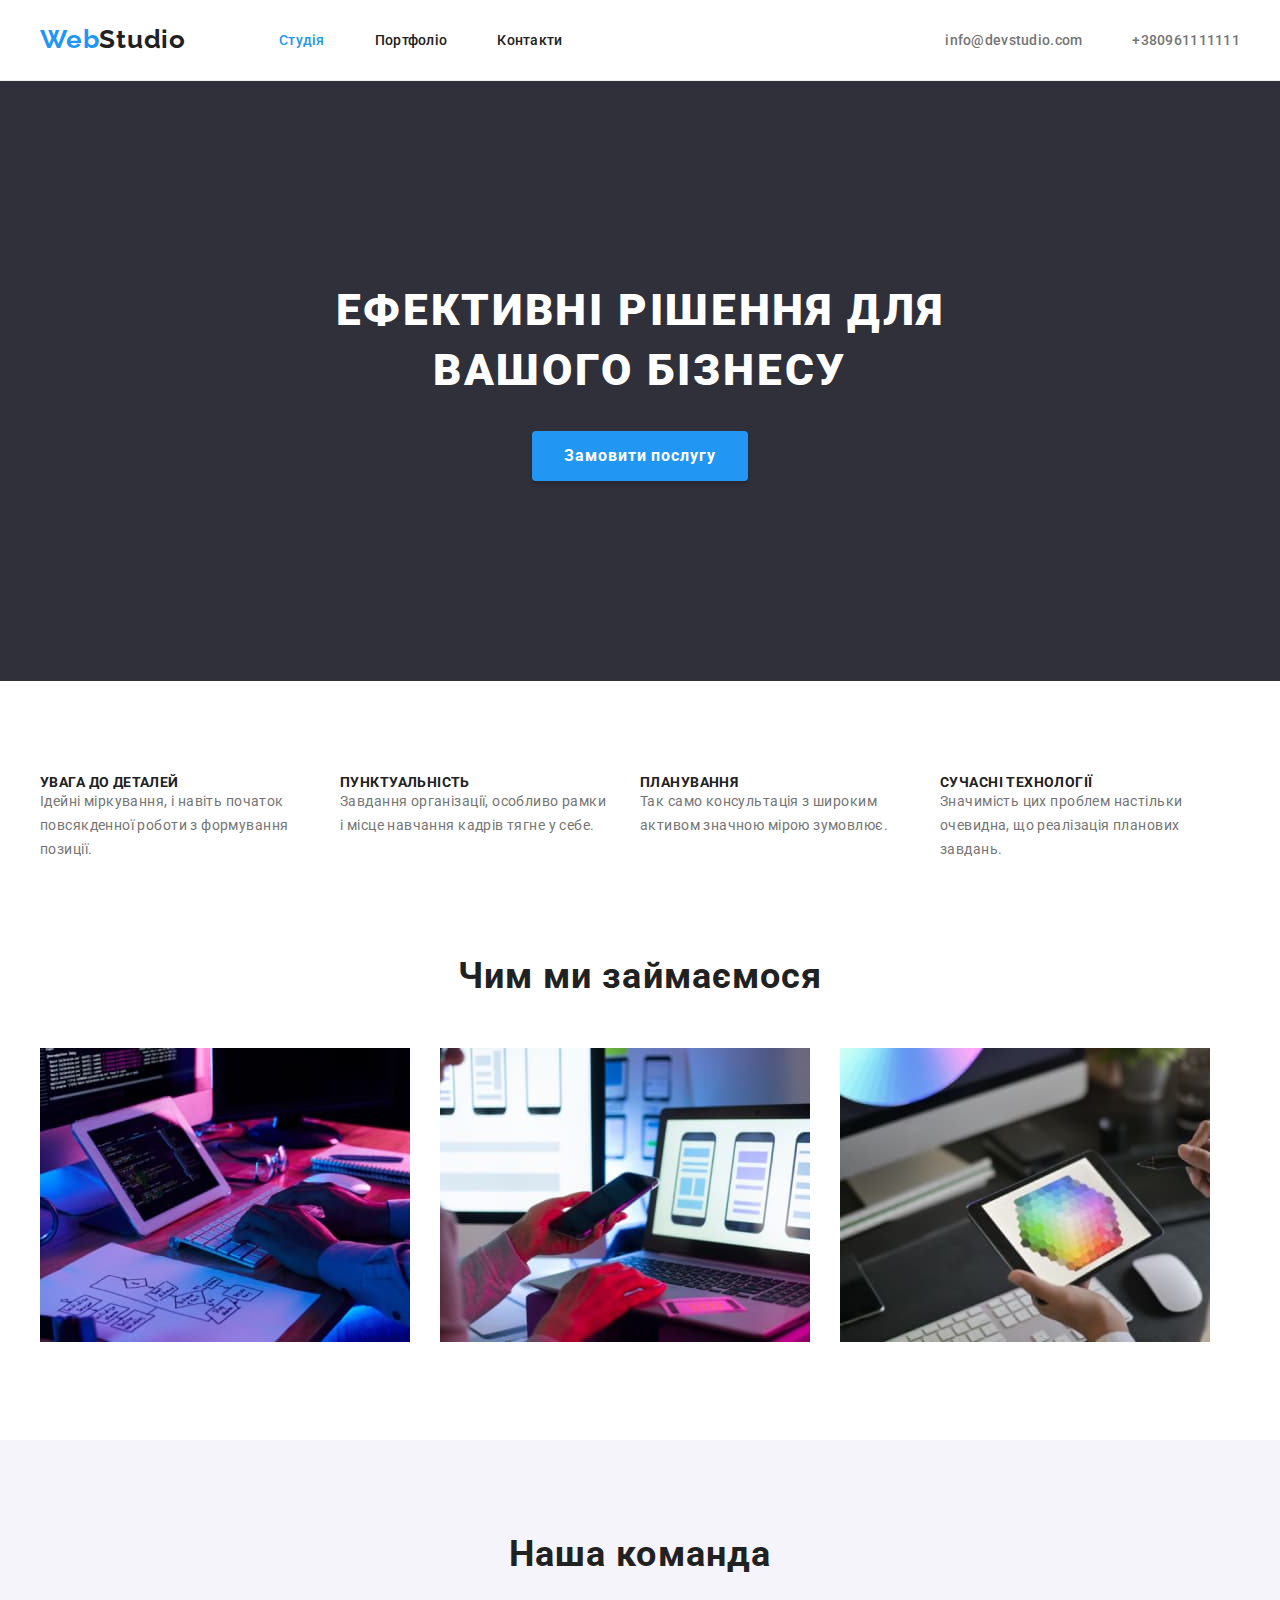
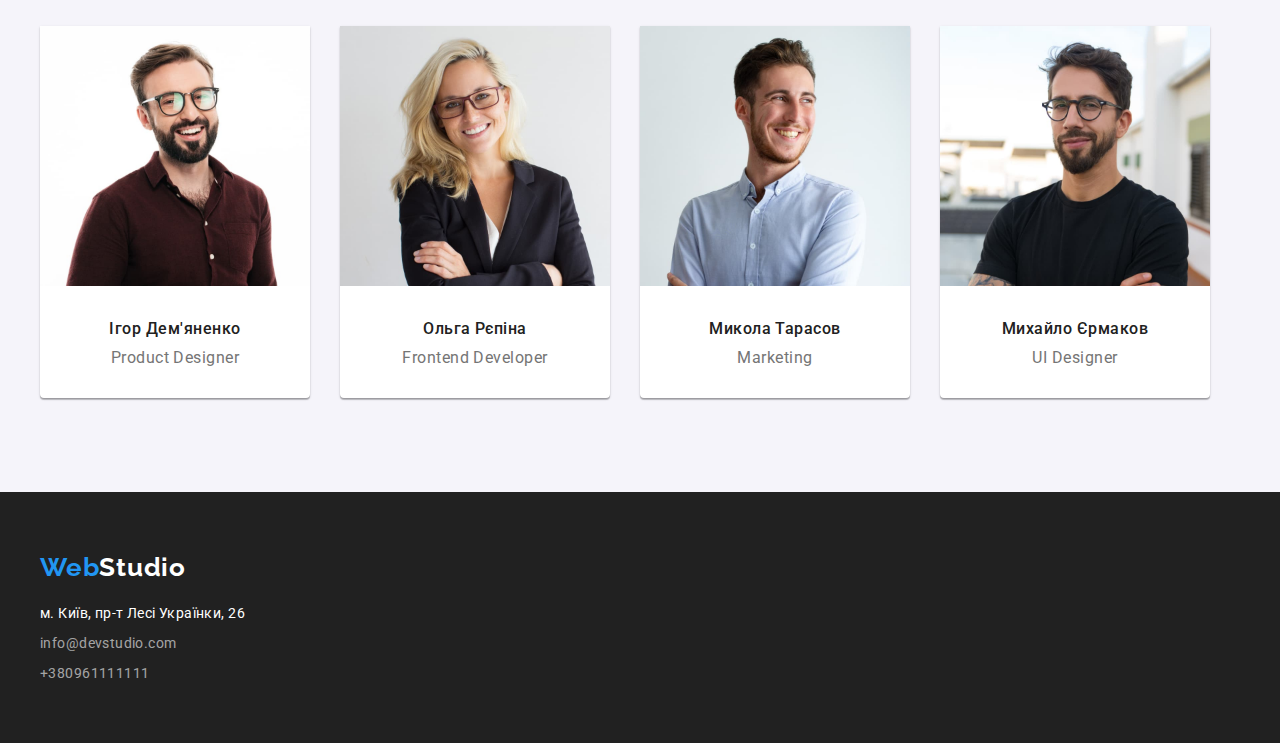
<file: index.html>
<!DOCTYPE html>
<html lang="uk">
  <head>
    <meta charset="UTF-8" />
    <meta http-equiv="X-UA-Compatible" content="IE=edge" />
    <meta name="viewport" content="width=device-width, initial-scale=1.0" />
    <title>Document</title>
    <link rel="preconnect" href="https://fonts.googleapis.com" />
    <link rel="preconnect" href="https://fonts.gstatic.com" crossorigin />
    <link
      rel="stylesheet"
      href="https://cdnjs.cloudflare.com/ajax/libs/modern-normalize/1.1.0/modern-normalize.min.css"
      integrity="sha512-wpPYUAdjBVSE4KJnH1VR1HeZfpl1ub8YT/NKx4PuQ5NmX2tKuGu6U/JRp5y+Y8XG2tV+wKQpNHVUX03MfMFn9Q=="
      crossorigin="anonymous"
      referrerpolicy="no-referrer"
    />
    <link
      href="https://fonts.googleapis.com/css2?family=Raleway:wght@700&family=Roboto:wght@400;500;700;900&display=swap"
      rel="stylesheet"
    />
    <link rel="stylesheet" href="./css/style.css" />
  </head>
  <body>
    <header class="header">
      <div class="container flex">
        <a class="logo" href="./index.html" target="blank"><span class="web">Web</span>Studio </a>
        <nav class="navigation">
          <ul class="site-nav">
            <li><a class="site-nav-link active" href="./index.html">Студія</a></li>
            <li><a class="site-nav-link" href="./portfolio.html">Портфоліо</a></li>
            <li><a class="site-nav-link" href="#">Контакти</a></li>
          </ul>
        </nav>
        <ul class="contacts">
          <li><a class="contact" href="mailto:info@devstudio.com">info@devstudio.com</a></li>
          <li><a class="contact" href="tel:380961111111">+380961111111</a></li>
        </ul>
      </div>
    </header>
    <main>
      <section class="bisnes">
        <div class="container">
          <h1 class="bisnes-title">Ефективні рішення для вашого бізнесу</h1>
          <button type="button" class="bisnes-button">Замовити послугу</button>
        </div>
      </section>
      <section class="advan section">
        <div class="container">
          <h2 class="hidden">Наші переваги</h2>
          <ul class="advan-list">
            <li class="advan-item">
              <h3 class="advan-title">УВАГА ДО ДЕТАЛЕЙ</h3>
              <p class="advan-text">
                Ідейні міркування, і навіть початок повсякденної роботи з формування позиції.
              </p>
            </li>
            <li class="advan-item">
              <h3 class="advan-title">ПУНКТУАЛЬНІСТЬ</h3>
              <p class="advan-text">
                Завдання організації, особливо рамки і місце навчання кадрів тягне у себе.
              </p>
            </li>
            <li class="advan-item">
              <h3 class="advan-title">ПЛАНУВАННЯ</h3>
              <p class="advan-text">
                Так само консультація з широким активом значною мірою зумовлює.
              </p>
            </li>
            <li class="advan-item">
              <h3 class="advan-title">СУЧАСНІ ТЕХНОЛОГІЇ</h3>
              <p class="advan-text">
                Значимість цих проблем настільки очевидна, що реалізація планових завдань.
              </p>
            </li>
          </ul>
        </div>
      </section>
      <section class="work section">
        <div class="container">
          <h2 class="work-title">Чим ми займаємося</h2>
          <ul class="work-list">
            <li class="work-item">
              <img src="./images/comp.jpg" alt="software-for-computers" width="370" height="294" />
            </li>
            <li class="work-item">
              <img
                src="./images/mob.jpg"
                alt="programs-for-mobile-devices"
                width="370"
                height="294"
              />
            </li>
            <li class="work-item">
              <img src="./images/desng.jpg" alt="web-ui-designers" width="370" height="294" />
            </li>
          </ul>
        </div>
      </section>
      <section class="command section">
        <div class="container">
          <h2 class="command-title">Наша команда</h2>
          <ul class="command-list">
            <li class="command-card">
              <img
                class="command-img"
                src="./images/ihor.jpg"
                alt="product-dsigner"
                width="270"
                height="260"
              />
              <h3 class="command-people">Ігор Дем'яненко</h3>
              <p class="command-position">Product Designer</p>
            </li>
            <li class="command-card">
              <img
                class="command-img"
                src="./images/olga.jpg"
                alt="frontend-developer"
                width="270"
                height="260"
              />
              <h3 class="command-people">Ольга Рєпіна</h3>
              <p class="command-position">Frontend Developer</p>
            </li>
            <li class="command-card">
              <img
                class="command-img"
                src="./images/mykola.jpg"
                alt="marketing"
                width="270"
                height="260"
              />
              <h3 class="command-people">Микола Тарасов</h3>
              <p class="command-position">Marketing</p>
            </li>
            <li class="command-card">
              <img
                class="command-img"
                src="./images/mykhaylo.jpg"
                alt="ui-designer"
                width="270"
                height="260"
              />
              <h3 class="command-people">Михайло Єрмаков</h3>
              <p class="command-position">UI Designer</p>
            </li>
          </ul>
        </div>
      </section>
    </main>
    <footer class="end">
      <div class="container foot">
        <a class="end-logo" href="#"> <span class="web">Web</span>Studio</a>
        <address>
          <ul>
            <li class="cont-ft">
              <a
                class="map"
                href="https://www.google.com/maps/place/%D0%B1%D1%83%D0%BB.+%D0%9B%D0%B5%D1%81%D0%B8+%D0%A3%D0%BA%D1%80%D0%B0%D0%B8%D0%BD%D0%BA%D0%B8,+26,+%D0%9A%D0%B8%D0%B5%D0%B2,+02000/@50.4265807,30.5383858,17z/data=!4m13!1m7!3m6!1s0x40d4cf0e033ecbe9:0x57a4dffefec77da0!2z0LHRg9C7LiDQm9C10YHQuCDQo9C60YDQsNC40L3QutC4LCAyNiwg0JrQuNC10LIsIDAyMDAw!3b1!8m2!3d50.4265807!4d30.5383858!3m4!1s0x40d4cf0e033ecbe9:0x57a4dffefec77da0!8m2!3d50.4265807!4d30.5383858"
                target="_blank"
                rel="noopener noreferrer"
              >
                м. Київ, пр-т Лесі Українки, 26</a
              >
            </li>
            <li class="cont-ft">
              <a class="contact-footer" href="mailto:info@devstudio.com">info@devstudio.com</a>
            </li>
            <li class="cont-ft">
              <a class="contact-footer" href="tel:380961111111">+380961111111</a>
            </li>
          </ul>
        </address>
      </div>
    </footer>
  </body>
</html>
</file>
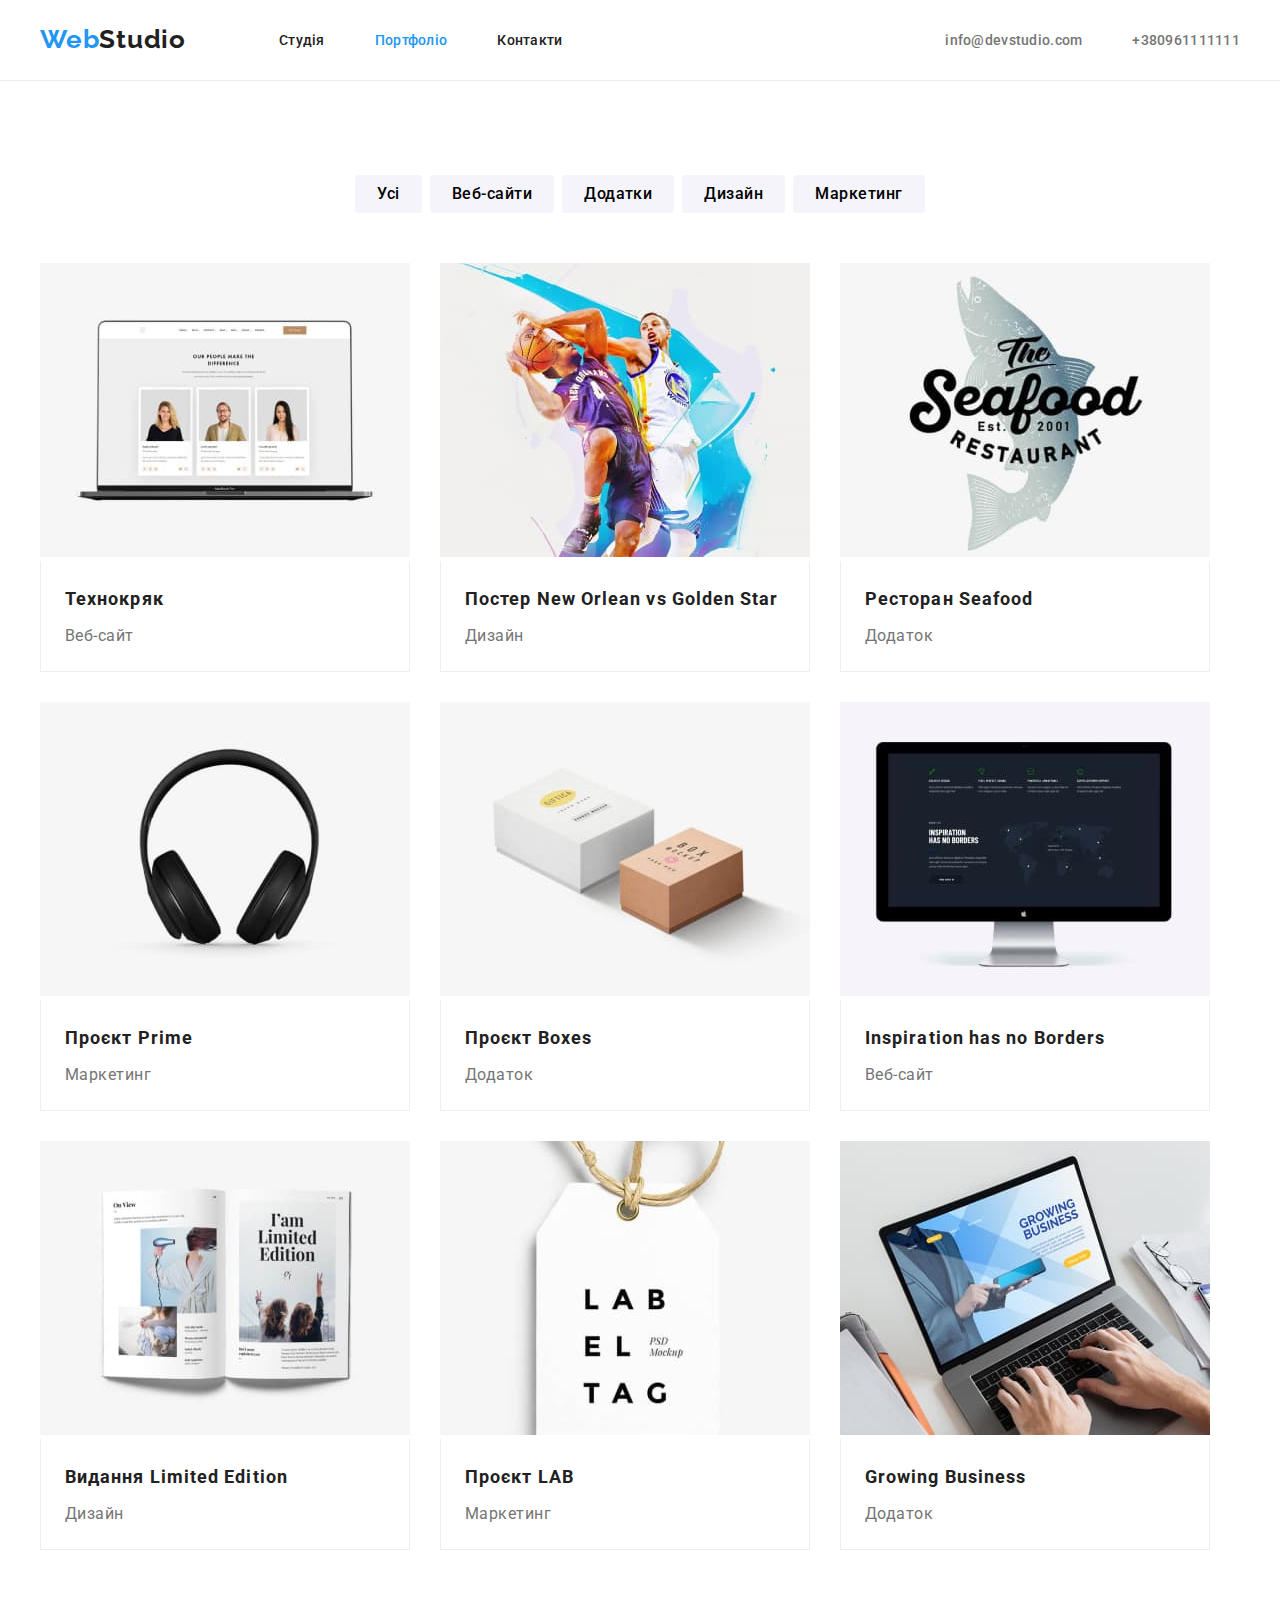
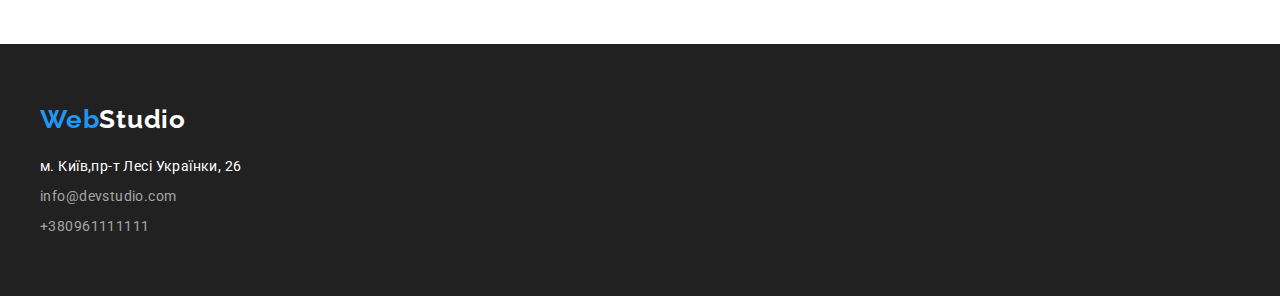
<file: portfolio.html>
<!DOCTYPE html>
<html lang="uk">
  <head>
    <meta charset="UTF-8" />
    <meta http-equiv="X-UA-Compatible" content="IE=edge" />
    <meta name="viewport" content="width=device-width, initial-scale=1.0" />
    <title>Document</title>
    <link rel="preconnect" href="https://fonts.googleapis.com" />
    <link rel="preconnect" href="https://fonts.gstatic.com" crossorigin />
    <link
      rel="stylesheet"
      href="https://cdnjs.cloudflare.com/ajax/libs/modern-normalize/1.1.0/modern-normalize.min.css"
      integrity="sha512-wpPYUAdjBVSE4KJnH1VR1HeZfpl1ub8YT/NKx4PuQ5NmX2tKuGu6U/JRp5y+Y8XG2tV+wKQpNHVUX03MfMFn9Q=="
      crossorigin="anonymous"
      referrerpolicy="no-referrer"
    />
    <link
      href="https://fonts.googleapis.com/css2?family=Raleway:wght@700&family=Roboto:wght@400;500;700;900&display=swap"
      rel="stylesheet"
    />
    <link rel="stylesheet" href="./css/style.css" />
  </head>
  <body>
    <header class="header">
      <div class="container flex">
        <a class="logo" href="./index.html" target="blank"><span class="web">Web</span>Studio </a>
        <nav class="navigation">
          <ul class="site-nav">
            <li><a class="site-nav-link" href="./index.html">Студія</a></li>
            <li><a class="site-nav-link active" href="./portfolio.html">Портфоліо</a></li>
            <li><a class="site-nav-link" href="#">Контакти</a></li>
          </ul>
        </nav>
        <ul class="contacts">
          <li><a class="contact" href="mailto:info@devstudio.com">info@devstudio.com</a></li>
          <li><a class="contact" href="tel:380961111111">+380961111111</a></li>
        </ul>
      </div>
    </header>

    <main>
      <section class="portfolio section">
        <div class="container">
          <h1 class="hidden">Photo</h1>
          <ul class="portfolio-nav">
            <li>
              <button class="nav-button" type="button">Усі</button>
            </li>
            <li>
              <button class="nav-button" type="button">Веб-сайти</button>
            </li>
            <li>
              <button class="nav-button" type="button">Додатки</button>
            </li>
            <li>
              <button class="nav-button" type="button">Дизайн</button>
            </li>
            <li>
              <button class="nav-button" type="button">Маркетинг</button>
            </li>
          </ul>
          <ul class="portfolio-photo">
            <li class="card">
              <a class="photo-link" href="#">
                <img src="./images/portfolio1.jpg" alt="Технокряк" width="370" />
                <div class="card-info">
                  <h2 class="photo-name">Технокряк</h2>
                  <p class="photo-text">Веб-сайт</p>
                </div>
              </a>
            </li>
            <li class="card">
              <a class="photo-link" href="#">
                <img
                  class="photo-line"
                  src="./images/portfolio2.jpg"
                  alt="Постер New Orlean vs Golden Star"
                  width="370"
                />
                <div class="card-info">
                  <h2 class="photo-name">Постер New Orlean vs Golden Star</h2>
                  <p class="photo-text">Дизайн</p>
                </div>
              </a>
            </li>
            <li class="card">
              <img src="./images/portfolio3.jpg" alt="Ресторан Seafood" width="370" />
              <div class="card-info">
                <h2 class="photo-name">Ресторан Seafood</h2>
                <p class="photo-text">Додаток</p>
              </div>
            </li>
            <li class="card">
              <a class="photo-link" href="#">
                <img src="./images/portfolio4.jpg" alt="Проєкт Prime" width="370" />
                <div class="card-info">
                  <h2 class="photo-name">Проєкт Prime</h2>
                  <p class="photo-text">Маркетинг</p>
                </div>
              </a>
            </li>
            <li class="card">
              <a class="photo-link" href="#">
                <img src="./images/portfolio5.jpg" alt="Проєкт Boxes" width="370" />
                <div class="card-info">
                  <h2 class="photo-name">Проєкт Boxes</h2>
                  <p class="photo-text">Додаток</p>
                </div>
              </a>
            </li>
            <li class="card">
              <a class="photo-link" href="#">
                <img src="./images/portfolio6.jpg" alt="Inspiration has no Borders" width="370" />
                <div class="card-info">
                  <h2 class="photo-name">Inspiration has no Borders</h2>
                  <p class="photo-text">Веб-сайт</p>
                </div>
              </a>
            </li>
            <li class="card">
              <a class="photo-link" href="#">
                <img src="./images/portfolio7.jpg" alt="Видання Limited Edition" width="370" />
                <div class="card-info">
                  <h2 class="photo-name">Видання Limited Edition</h2>
                  <p class="photo-text">Дизайн</p>
                </div>
              </a>
            </li>
            <li class="card">
              <a class="photo-link" href="#">
                <img src="./images/portfolio8.jpg" alt="Проєкт LAB" width="370" />
                <div class="card-info">
                  <h2 class="photo-name">Проєкт LAB</h2>
                  <p class="photo-text">Маркетинг</p>
                </div>
              </a>
            </li>
            <li class="card">
              <a class="photo-link" href="#">
                <img src="./images/portfolio9.jpg" alt="Growing Business" width="370" />
                <div class="card-info">
                  <h2 class="photo-name">Growing Business</h2>
                  <p class="photo-text">Додаток</p>
                </div>
              </a>
            </li>
          </ul>
        </div>
      </section>
    </main>

    <footer class="end">
      <div class="container foot">
        <a class="end-logo" href="#"> <span class="web">Web</span>Studio</a>
        <address>
          <ul>
            <li class="cont-ft">
              <a
                class="map"
                href="https://www.google.com/maps/place/%D0%B1%D1%83%D0%BB.+%D0%9B%D0%B5%D1%81%D0%B8+%D0%A3%D0%BA%D1%80%D0%B0%D0%B8%D0%BD%D0%BA%D0%B8,+26,+%D0%9A%D0%B8%D0%B5%D0%B2,+02000/@50.4265807,30.5383858,17z/data=!4m13!1m7!3m6!1s0x40d4cf0e033ecbe9:0x57a4dffefec77da0!2z0LHRg9C7LiDQm9C10YHQuCDQo9C60YDQsNC40L3QutC4LCAyNiwg0JrQuNC10LIsIDAyMDAw!3b1!8m2!3d50.4265807!4d30.5383858!3m4!1s0x40d4cf0e033ecbe9:0x57a4dffefec77da0!8m2!3d50.4265807!4d30.5383858"
                target="_blank"
                rel="noopener noreferrer"
              >
                м. Київ,пр-т Лесі Українки, 26</a
              >
            </li>
            <li class="cont-ft">
              <a class="contact-footer" href="mailto:info@devstudio.com">info@devstudio.com</a>
            </li>
            <li class="cont-ft">
              <a class="contact-footer" href="tel:380961111111">+380961111111</a>
            </li>
          </ul>
        </address>
      </div>
    </footer>
  </body>
</html>
</file>
<file: css/style.css>
:root{
    --primary-text-color: #F5F5F5;
    --titile-text-color:#212121;
    --accent-color: #2196F3;
    --text-color: #757575;
    --background-color:#2F303A;
    --accent-white-color:#FFFFFF;
    --background-button: #F5F4FA;
    --contact-color:rgba(255, 255, 255, 0.6);
    --color-bottom:#ECECEC;
    --color-card-info:#EEEEEE;
    --color-active-button:#188CE8;

}
/*цвет основного текста #212121*/
/*вторичный цвет текста #757575*/
/*акцент цвет #2196F3*/
/* черный цвет фона #2F303A */

body{ 
   font-family: 'Roboto', sans-serif;
   color: var(--titile-text-color);
   margin: 0;
   
}
h1,h2,h3,h4,h5,h6,p,ul,ol,li{
    margin: 0 ;
    padding: 0 ;
}

ul,
ol{
    list-style: none;
    
}

.container{
    max-width: 1200px;
    padding: 0 15px;
    margin: 0 auto;
  
}
.section{
    padding-top: 94px;
    padding-bottom: 94px;
}



/* header */
.header{
    border-bottom: 1px solid var(--color-bottom)
    
}

.flex{
display: flex;
align-items: center;
}

/* site nav */

.logo{
font-family: 'Raleway';
    font-style: normal;
    font-weight: 700;
    font-size: 26px;
    line-height: 1.19;
    letter-spacing: 0.03em;
    color: var(--titile-text-color);
    text-decoration: none;
    padding: 24px 0px 25px 0px;

 }

.web{
    color: var(--accent-color);
    font-size: 26px;
   
}

.navigation{
    margin-left: 93px ;
    margin-right: auto;
}
.site-nav{
    list-style: none;
    display: flex;
    gap: 50px;
}
.site-nav-link{
    color: var(--titile-text-color);
        font-weight: 500;
        font-size: 14px;
        line-height: 1.14;
        letter-spacing: 0.02em;
        text-decoration: none;
        
}
.site-nav-link:focus,
.site-nav-link:hover
{
    color: var(--accent-color);}

.contacts{
    list-style: none;
    display: flex;
        gap: 50px;
}
.contact{
font-weight: 500;
    font-size: 14px;
    line-height: 1.14;
    letter-spacing: 0.02em;
    color: var(--text-color);
    text-decoration: none;
    font-style: normal;
   
}
.contact:focus,
.contact:hover
{
    color: var(--accent-color);
    }
/* bisness section */
.bisnes{
    background-color:  var(--background-color);
    padding: 200px 0;
    text-align: center;
   
}


/* button */
.bisnes-button{
    font-family: 'Roboto';
        font-style: normal;
        font-weight: 700;
        font-size: 16px;
        line-height: 1.87;
        align-items: center;
        text-align: center;
        letter-spacing: 0.06em;
        color: var(--accent-white-color);
        background-color: var(--accent-color) ;
        box-shadow: 0px 4px 4px rgba(0, 0, 0, 0.15);
        border-radius: 4px;
        border: none;
        padding: 10px 32px;
        cursor: pointer;
                  
}

.bisnes-button:hover,
.bisnes-button:focus
{
background-color: var(--color-active-button) ;
}

.bisnes-title{
        font-weight: 900;
        font-size: 44px;
        line-height: 1.36;
        text-align: center;
        letter-spacing: 0.06em;
        text-transform: uppercase;
        color: var(--accent-white-color);
        margin: 0 auto 30px;
        max-width: 696px;
}
.hidden{
position: absolute;
    white-space: nowrap;
    width: 1px;
    height: 1px;
    overflow: hidden;
    border: 0;
    padding: 0;
    clip: rect(0 0 0 0);
    clip-path: inset(50%);
    margin: -1px;
}
   

/* advan section */


.advan-list{
    list-style: none;
    display: flex;
    
    }


.advan-item{
   max-width: 270px;
  
}

.advan-item:not(:last-child){
    margin-right: 30px;
}

.advan-title{
    font-weight: 700;
        font-size: 14px;
        line-height: 1.14;
        letter-spacing: 0.03em;
        text-transform: uppercase;
}
.advan-text{
    font-weight: 400;
        font-size: 14px;
        line-height: 1.71;
        letter-spacing: 0.03em;
        color:var(--text-color) ;
}

/* work section */
.work.section {
padding: 0 0 94px 0;
}

.work-title{
    font-weight: 700;
        font-size: 36px;
        line-height: 1.16;
        text-align: center;
        letter-spacing: 0.03em;
        margin-bottom: 50px ;

}
.work-list{
    list-style: none;
    display: flex;
        }

.work-item:not(:last-child) {
    margin-right: 30px;
}

/* command section */
.command{
    background-color: var(--background-button);
}
.command-title{
    font-weight: 700;
        font-size: 36px;
        line-height: 1.16;
        text-align: center;
        letter-spacing: 0.03em;
        margin-bottom: 50px;
}
.command-list{
    list-style: none;
    display: flex;
    }

.command-card{
    background: var(--accent-white-color);
        box-shadow: 0px 1px 3px rgba(0, 0, 0, 0.12), 0px 1px 1px rgba(0, 0, 0, 0.14), 0px 2px 1px rgba(0, 0, 0, 0.2);
        border-radius: 0px 0px 4px 4px;
        max-width: 270px;
}

.command-card:not(:last-child){
margin-right: 30px;
}

.command-img{
    margin-bottom: 30px;
}
.command-people{
    font-weight: 500;
        font-size: 16px;
        line-height: 1.18;
        text-align: center;
        letter-spacing: 0.03em;
        margin-bottom: 10px;
}
.command-position{
        font-size: 16px;
        line-height: 1.18;
        text-align: center;
        letter-spacing: 0.03em;
        color: var(--text-color);
        margin-bottom: 30px;
}
/* footer */
.end{
  
    background-color: var(--titile-text-color);
    padding: 60px 0;
}

.end-logo{
    font-family: 'Raleway';
        font-style: normal;
        font-weight: 700;
        font-size: 26px;
        line-height: 1.19;
        letter-spacing: 0.03em;
        color: var(--accent-white-color);
        text-decoration: none;
        margin-bottom: 20px;
        display: inline-block;
}
.map{
    font-weight: 400;
        font-size: 14px;
        line-height: 1.71;
        letter-spacing: 0.03em;
        color: var(--accent-white-color);
        text-decoration: none;
        font-style: normal;
}


/* Porfolio */

.portfolio-nav{
    display: flex;
    justify-content:center;
    gap: 8px;
    margin-bottom: 50px;
      
}

.nav-button
{
    font-family: 'Roboto';
    font-weight: 500;
    font-size: 16px;
    line-height: 1.62;
    letter-spacing: 0.03em;
    background-color: var(--background-button);
    border: none;
    border-radius: 4px;
    cursor: pointer;
    padding: 6px 22px;

}

.nav-button:focus,
.nav-button:hover {
    color: var(--accent-white-color);
    background: var(--accent-color);
    box-shadow: 0px 3px 1px rgba(0, 0, 0, 0.1),
        0px 1px 2px rgba(0, 0, 0, 0.6),
        0px 2px 2px rgba(0, 0, 0, 0.12);

}


/* portfolio photo */
.portfolio-photo{
   display: flex;
   flex-wrap:wrap;
   gap: 30px;
  

}
/* .card{
    width: 370px;
    margin: 0 30px 30px 0;
}
.card:nth-child(3n){
margin-right: 0;
}

.card:nth-last-child(-n + 3) {
margin-bottom: 0;
} */

.card-info{
    padding: 20px 24px;
    border: 1px solid var(--color-card-info);
    border-top: 0;
}

.photo-name{
        font-weight: 700;
        font-size: 18px;
        line-height: 2;
        letter-spacing: 0.06em;
        color: var(--titile-text-color);
        margin-bottom: 4px;
}
  .photo-text{
        font-size: 16px;
        line-height: 1.87;
        letter-spacing: 0.03em;
        color: var(--text-color);
  }  
  .photo-link{
    text-decoration: none ;
    
  }
  .contact-footer{
    color: var(--contact-color);
    font-style: normal;
    text-decoration: none;
    font-size: 14px;
    line-height: 1.71;
    letter-spacing: 0.03em;
  }
.contact-footer:focus,
.contact-footer:hover {
color: var(--accent-color);
           }

.map:focus,
.map:hover {
color: var(--accent-color);
                   }

.active{
   color: var(--accent-color); 
}    


.cont-ft:not(:last-child) {
    margin-bottom: 9px;
}

.cont-ft{
    height: 21px;
}
</file>
